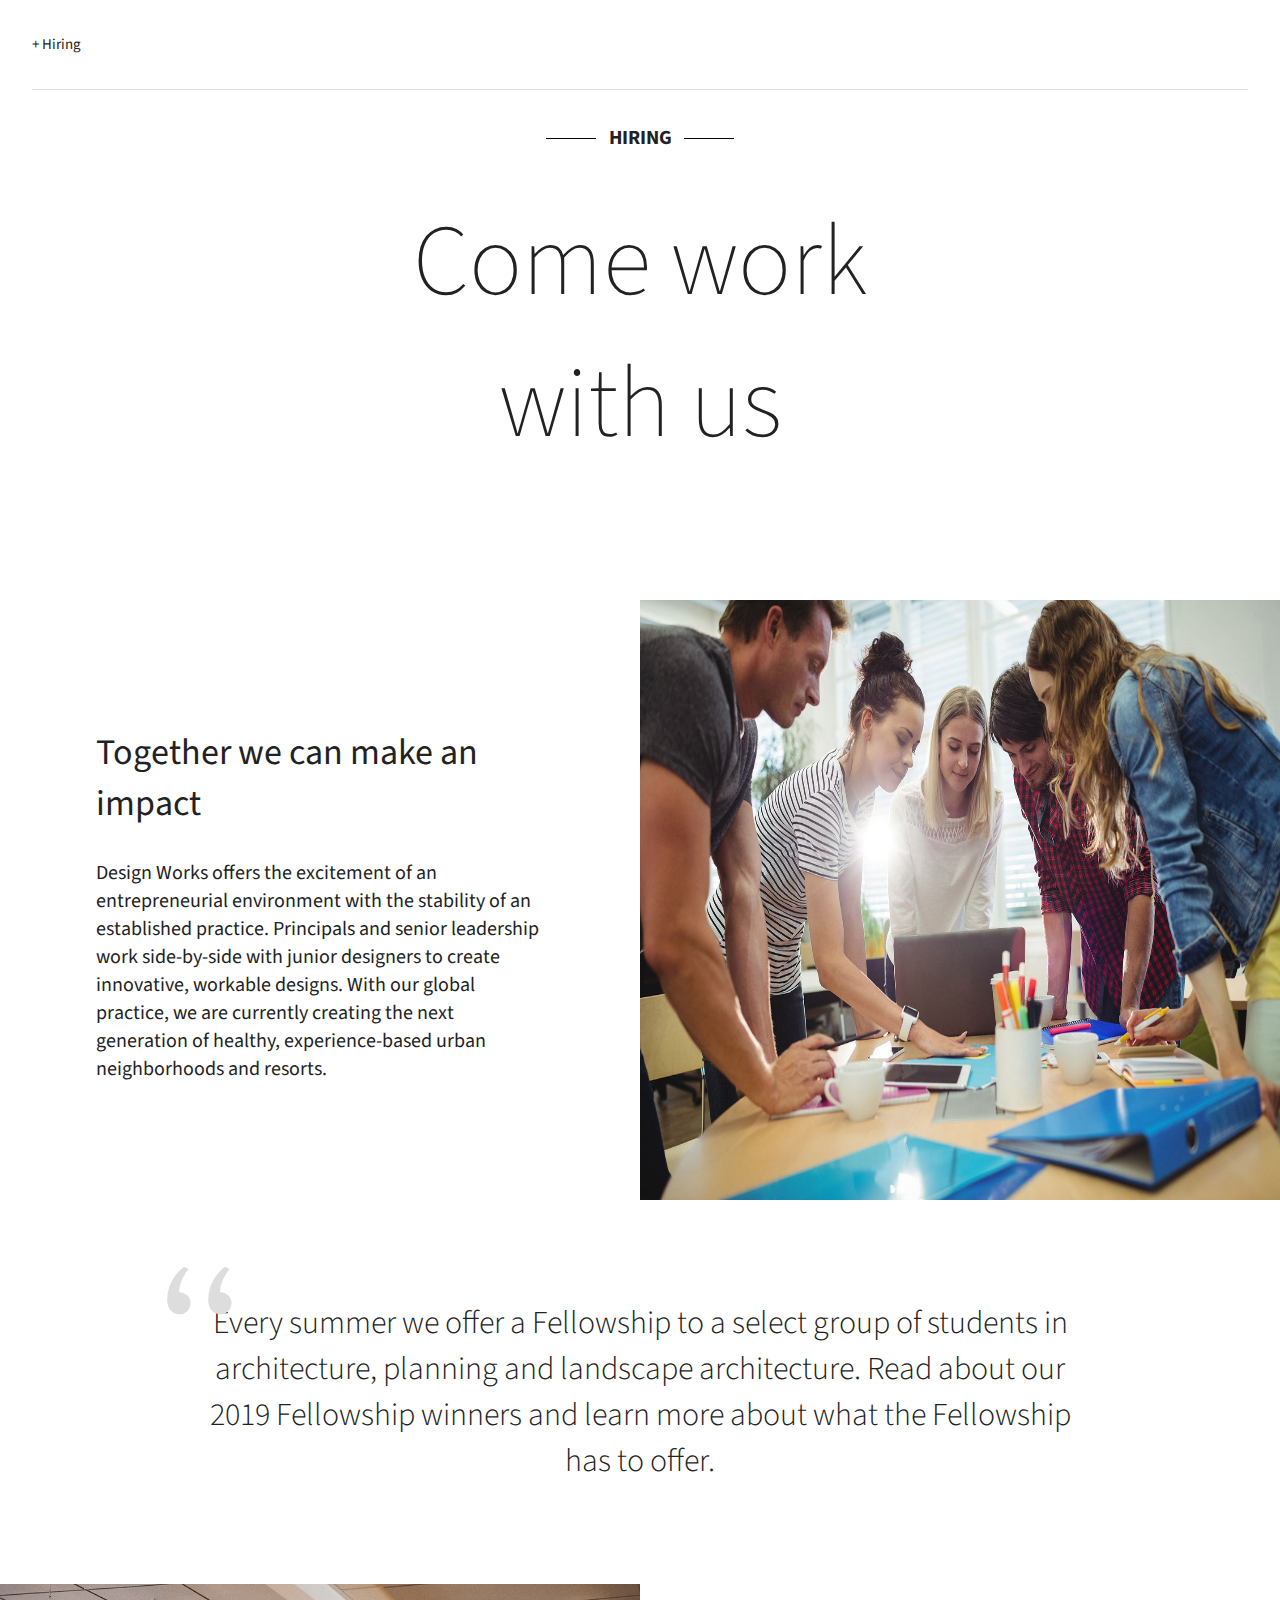
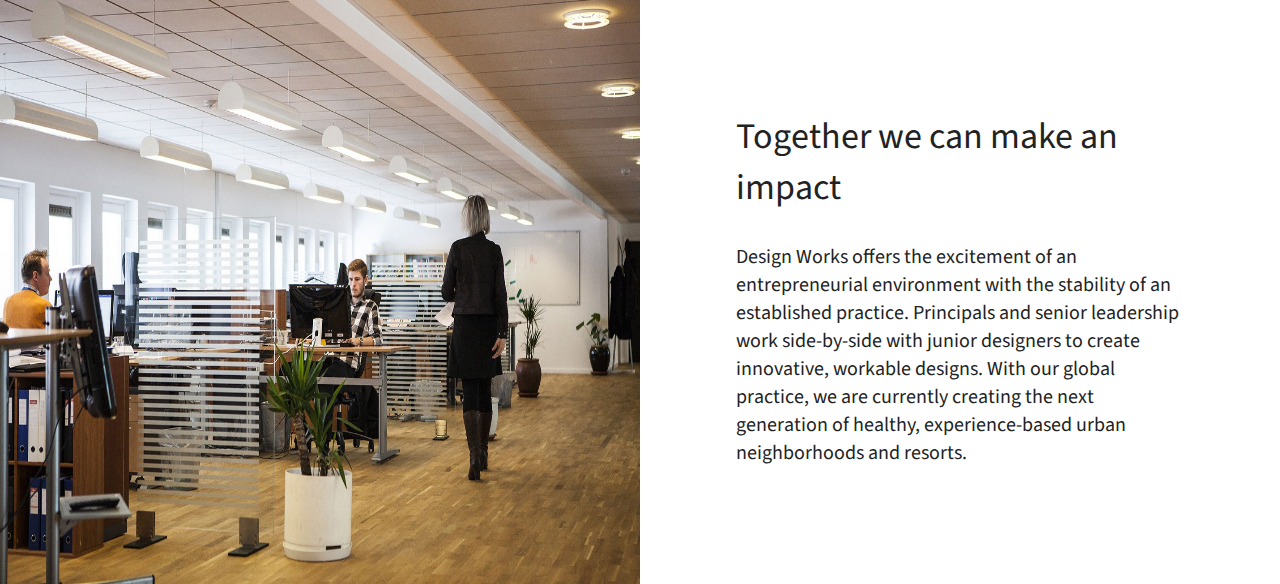
<file: hiring.html>
<!DOCTYPE html>
<html lang="ko">
  <head>
    <meta charset="UTF-8" />
    <meta http-equiv="X-UA-Compatible" content="IE=edge" />
    <meta name="viewport" content="width=device-width, initial-scale=1.0" />
    <title>Hiring : Design Works</title>
    <link rel="stylesheet" href="./style.css" />
    <link rel="stylesheet" href="responsive.css" />
  </head>
  <body>
    <div class="modal">
      <div class="header">
        <div class="header-inner">
          <div class="modal-display">+ Hiring</div>
        </div>
      </div>
      <div class="hiring-main">
        <div class="hiring-heading">
          <span>hiring</span>
          <h1>Come work with us</h1>
        </div>
      </div>
      <article class="hiring-info">
        <div class="center-parent">
          <div class="center-child">
            <h2>Together we can make an impact</h2>
            <p>
              Design Works offers the excitement of an entrepreneurial
              environment with the stability of an established practice.
              Principals and senior leadership work side-by-side with junior
              designers to create innovative, workable designs. With our global
              practice, we are currently creating the next generation of
              healthy, experience-based urban neighborhoods and resorts.
            </p>
          </div>
        </div>
        <div class="photo">
          <img src="./images/hiring-main-01-01.jpg" alt="" />
        </div>
      </article>
      <article class="hiring-slogan">
        <p>
          Every summer we offer a Fellowship to a select group of students in
          architecture, planning and landscape architecture. Read about our 2019
          Fellowship winners and learn more about what the Fellowship has to
          offer.
        </p>
      </article>
      <article class="hiring-info">
        <div class="photo">
          <img src="./images/hiring-main-01-02.jpg" alt="" />
        </div>
        <div class="center-parent">
          <div class="center-child">
            <h2>Together we can make an impact</h2>
            <p>
              Design Works offers the excitement of an entrepreneurial
              environment with the stability of an established practice.
              Principals and senior leadership work side-by-side with junior
              designers to create innovative, workable designs. With our global
              practice, we are currently creating the next generation of
              healthy, experience-based urban neighborhoods and resorts.
            </p>
          </div>
        </div>
      </article>
    </div>
  </body>
</html>
</file>
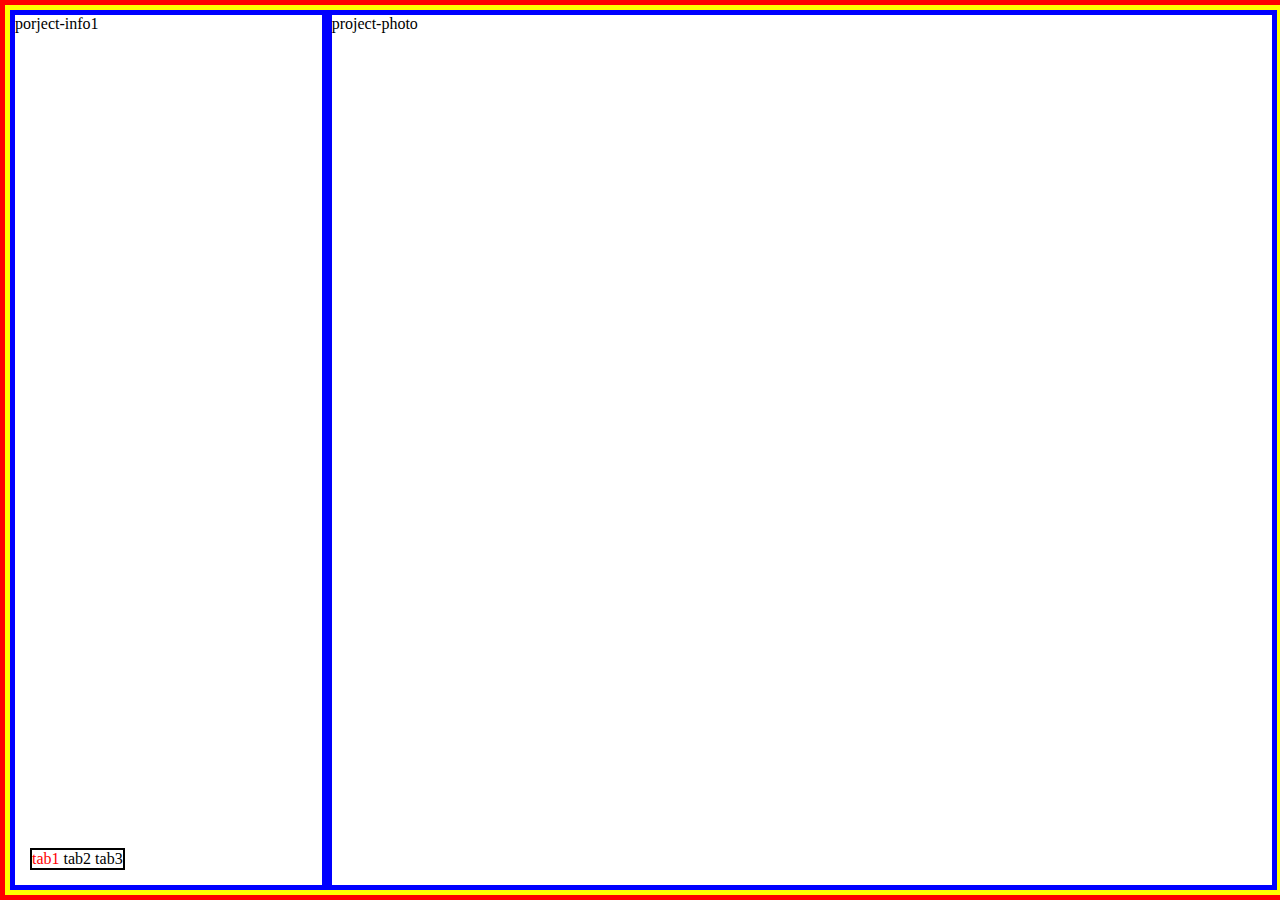
<file: projectfile.html>
<!DOCTYPE html>
<html lang="ko">
  <head>
    <meta charset="UTF-8" />
    <meta http-equiv="X-UA-Compatible" content="IE=edge" />
    <meta name="viewport" content="width=device-width, initial-scale=1.0" />
    <title>Prototype</title>
    <style>
      body {
        height: 100vh;
        margin: 0;
      }
      * {
        box-sizing: border-box;
      }
      /* #################### Section : project #################### */
      .project-inner {
        height: 100%;
        /* overflow: hidden; */
      }
      .tabs {
        border: 5px solid red;
        width: 300%;
        height: 100%;
        transition: 0.5s;
      }
      .tab {
        width: 33.33333333%;
        height: 100%;
        border: 5px solid yellow;
        float: left;
      }
      .tab > div {
        border: 5px solid blue;

        height: 100%;
        float: left;
      }
      .project-info {
        width: 25%;
      }
      .project-photo {
        width: 75%;
      }
      input[name=tabmenu] {
        display: none;
      }
      .btn {
        border: 2px solid black;
        position: absolute;
        left: 30px;
        bottom: 30px;
      }
      .btn label {
        cursor: pointer;
      }
      input[id=tab1]:checked ~ .btn > label[for=tab1] {
        color: red;
      }
      input[id=tab2]:checked ~ .btn > label[for=tab2] {
        color: red;
      }
      input[id=tab3]:checked ~ .btn > label[for=tab3] {
        color: red;
      }
      input[id=tab1]:checked ~ .tabs {
        margin-left: 0;
      }
      input[id=tab2]:checked ~ .tabs {
        margin-left: -100%;
      }
      input[id=tab3]:checked ~ .tabs {
        margin-left: -200%;
      }
    </style>
  </head>
  <body>
    <div class="project-inner">
      <input type="radio" name="tabmenu" id="tab1" checked />
      <input type="radio" name="tabmenu" id="tab2" />
      <input type="radio" name="tabmenu" id="tab3" />
      <div class="tabs">
        <div class="tab">
          <div class="project-info">porject-info1</div>
          <div class="project-photo">project-photo</div>
        </div>
        <div class="tab">
          <div class="project-info">porject-info2</div>
          <div class="project-photo">project-photo</div>
        </div>
        <div class="tab">
          <div class="project-info">porject-info3</div>
          <div class="project-photo">project-photo</div>
        </div>
      </div>
      <div class="btn">
        <label for="tab1">tab1</label>
        <label for="tab2">tab2</label>
        <label for="tab3">tab3</label>
      </div>
    </div>
  </body>
</html>
</file>
<file: style.css>
/* Google Web Font : Montserrat */
@import url("https://fonts.googleapis.com/css?family=Montserrat:200,300,400,500&display=swap");
@import url("https://fonts.googleapis.com/css?family=Manrope:300,400,500,600&display=swap");
@import url("https://fonts.googleapis.com/css2?family=Source+Sans+Pro:wght@200;300;400;600;700;900&display=swap");
@import url("https://fonts.googleapis.com/css2?family=Overpass&display=swap");

/* FontAwesome CDN 4.7 */
@import url("https://stackpath.bootstrapcdn.com/font-awesome/4.7.0/css/font-awesome.min.css");

/* Reset CSS */
* {
  box-sizing: border-box;
}

ul {
  list-style: none;
  padding: 0;
}
a {
  text-decoration: none;
}

/* Default CSS */
body {
  font-family: "Montserrat", sans-serif;
  color: #222;
  font-size: 15px;
  margin: 0;
  height: 100vh;
  background-color: #fff;
}

/* Entire Layout */
.cd-section {
  height: 100vh;
}
.cd-section > div {
  height: 100%;
  position: relative;
}
.content {
  background-color: #ddd;
  position: absolute;
  width: calc(100% - 40px);
  height: calc(100% - 80px);
  left: 20px;
  bottom: 20px;
  overflow: hidden;
}

/* Header */
header {
  position: fixed;
  width: 100%;
  top: 0;
  left: 0;
}
.gnb-inner {
  /* border: 1px solid #000; */
  width: calc(100% - 40px);
  margin: auto;
  height: 60px;
  line-height: 60px;
}
.logo {
  float: left;
}
.logo img {
  margin-top: 17px;
}
.gnb {
  float: right;
}
.menu {
  display: none;
}
.menu a {
}
.slogan {
  font-size: 16px;
  font-style: italic;
}
.trigger {
  display: none;
}

/* Hiring Button */
.btn-hiring {
  position: fixed;
  right: 50px;
  bottom: 50px;
  color: #fff;
  background-color: #000;
  padding: 10px 20px;
  border-radius: 20px;
  box-shadow: 5px 5px 20px rgba(0, 0, 0, 0.38);
  transition: 0.5s;
}
.btn-hiring .fas {
  transform: rotateY(180deg);
}
.btn-hiring:active {
  transform: scale(0);
}

/* #################### Section : project #################### */
.project-inner {
  height: 100%;
  overflow: hidden;
  background-color: #fff;
  border: 1px solid #ddd;
}
.tabs {
  width: 300%;
  height: 100%;
  transition: 0.5s;
}
.tab {
  width: 33.33333333%;
  height: 100%;
  float: left;
}
.tab > div {
  height: 100%;
  float: left;
}
.project-info {
  width: 25%;
}
.project-photo {
  width: 75%;
  overflow: hidden;
}
input[name="tabmenu"] {
  display: none;
}
.btn {
  position: absolute;
  left: 0;
  bottom: 30px;
  width: 25%;
  text-align: center;
}
.btn label {
  display: inline-block;
  cursor: pointer;
  width: 5px;
  height: 5px;
  background-color: #000;
  border-radius: 50%;
  margin: 8px;
  position: relative;
}
.btn label::before {
  content: "";
  display: inline-block;
  border: 1px solid transparent;
  width: 17px;
  height: 17px;
  border-radius: 50%;
  position: absolute;
  left: -6px;
  top: -6px;
  transition: 0.3s;
}
.btn label:hover::before {
  border: 1px solid #aaa;
}
input[id="tab1"]:checked ~ .btn label[for="tab1"]::before,
input[id="tab2"]:checked ~ .btn label[for="tab2"]::before,
input[id="tab3"]:checked ~ .btn label[for="tab3"]::before {
  border: 1px solid #aaa;
}
input[id="tab1"]:checked ~ .tabs {
  margin-left: 0;
}
input[id="tab2"]:checked ~ .tabs {
  margin-left: -100%;
}
input[id="tab3"]:checked ~ .tabs {
  margin-left: -200%;
}

/* Project info */
.project-info {
  padding: 50px;
  position: relative;
}
.project-info h3 {
  font-size: 20px;
  position: relative;
}
.project-info p {
  font-size: 16px;
  line-height: 1.6em;
}
.project-info ul {
  line-height: 2em;
  margin: 50px 0;
}
.project-info ul li {
}
.project-info ul li::before {
  content: "\f105";
  font-family: fontawesome;
  margin-right: 10px;
}
.detail {
  margin-bottom: 50px;
}
.detail div {
  display: inline-block;
  text-align: center;
  width: 32.5%;
  color: #999;
}
.detail div span {
  font-size: 36px;
  font-weight: bold;
  display: block;
  color: #000;
  margin-bottom: 10px;
}
.view-project {
  background-color: #3f3f3f;
  color: #fff;
  text-transform: uppercase;
  font-size: 13px;
  width: 250px;
  padding: 10px;
  text-align: center;
  display: inline-block;
  transition: 0.5s;
}
.view-project:hover {
  background-color: #000;
}
.view-project .fa {
  transition: 0.5s;
}
.view-project:hover .fa {
  margin-left: 30px;
}
.project-info::before {
  content: attr(data-text);
  font-size: 130px;
  color: #eee;
  position: absolute;
  top: -10px;
  left: 10px;
}

/* #################### Section : about #################### */
.home-inner {
  background-color: #fff;
  height: 100%;
}
.home-inner::before {
  content: "";
  background-color: #000;
  position: absolute;
  width: 0;
  height: 100%;
  top: 0;
  left: 0;
  animation: overlay 1s 2s ease-in-out;
  animation-fill-mode: both;
}
.welcome-text {
  font-family: "Source Sans Pro", sans-serif;
  font-weight: 300;
  position: absolute;
  font-size: 50px;
  top: 50%;
  left: 50%;
  text-align: center;
  transform: translate(-50%, -50%);
  line-height: 1.2em;
  margin: 0;
  animation: slideup 2s linear;
  animation-fill-mode: both;
}
.welcome-text span {
  display: block;
  font-size: 26px;
}
.welcome-text span .fa {
  color: crimson;
}
.opacity-image {
  background: url(./images/section-bg-01.jpg) no-repeat center center;
  background-size: cover;
  height: 100%;
  opacity: 0;
  animation: opacity-image 1s 2.5s ease-in both;
}
.home-heading {
  position: absolute;
  top: 50%;
  left: 200px;
  transform: translateY(-50%);
}
.home-heading span {
  display: block;
  font-size: 115px;
  color: #fff;
  font-weight: 600;
  width: 0;
  overflow: hidden;
  animation: reveal 1s 3s ease-in-out both;
}
.home-heading span:nth-child(1) {
  animation-delay: 3s;
}
.home-heading span:nth-child(2) {
  animation-delay: 3.2s;
}
.home-heading span:nth-child(3) {
  animation-delay: 3.4s;
}
@keyframes slideup {
  0% {
    opacity: 0;
    margin-top: 50px;
  }
  20% {
    opacity: 1;
    margin-top: 0;
  }
  80% {
    opacity: 1;
    margin-top: 0;
  }
  100% {
    opacity: 0;
  }
}
@keyframes overlay {
  0% {
    width: 0;
    left: 0;
  }
  50% {
    width: 100%;
    left: 0;
  }
  100% {
    width: 0;
    left: 100%;
  }
}
@keyframes opacity-image {
  0% {
    opacity: 0;
  }
  100% {
    opacity: 1;
  }
}
@keyframes reveal {
  0% {
    width: 0;
  }
  100% {
    width: 100%;
  }
}
/* #################### Section : about #################### */
.about-inner {
  background: url(./images/line-drawing.png) no-repeat right bottom;
  height: 100%;
  background-size: 50%;
  background-color: #0dace3;
}
.about-items {
  width: 60%;
  color: #fff;
  position: absolute;
  top: 50%;
  transform: translateY(-50%);
  margin-left: 100px;
}
.item {
  overflow: hidden;
  margin-bottom: 30px;
  cursor: pointer;
}
.item:hover h3 {
  color: #000;
  letter-spacing: 1px;
}
.item:hover img {
  filter: invert(0);
}
.item img {
  height: 120px;
  float: left;
  margin-right: 20px;
  filter: invert(1);
  transition: 0.5s;
}
.item h3 {
  font-size: 28px;
  font-weight: 500;
  margin: 0;
  transition: 0.5s;
  letter-spacing: -1px;
}
.item span {
}
.item p {
  font-size: 18px;
  overflow: hidden;
}
/* #################### Section : plan #################### */
.plan-inner {
  background-color: #1d1b24;
  height: 100%;
}
.plan-feature {
  width: 80%;
  position: absolute;
  top: 50%;
  left: 50%;
  transform: translate(-50%, -50%);
}
.plan-feature > div {
  height: 300px;
  color: #bbb;
}
.plan-info {
}
.plan-info div {
  float: left;
}
.plan-heading {
  width: 70%;
  padding-right: 50px;
}
.plan-heading h2,
.history-info h2 {
  color: #fff;
  margin: 0;
}
.plan-heading p {
  font-size: 16px;
  line-height: 1.6em;
}
.plan-photo {
  width: 30%;
}
.plan-photo img {
  height: 265px;
}
.plan-heading hr.bar,
.history-info hr.bar {
  display: inline-block;
  background-color: dodgerblue;
}
.history-info {
}
.history-slider {
}
.history-slider div h4 {
  color: #fff;
  font-size: 20px;
  font-weight: normal;
  margin: 0;
  line-height: 1.5em;
}
.history-slider div h4 span {
  color: dodgerblue;
}
.history-slider div p {
  font-size: 16px;
  line-height: 1.5em;
}
/* Slick.js Custom CSS */
.history-slider .slick-arrow {
  display: none !important;
}
.history-slider .slick-dots li button:before {
  color: #fff;
  font-size: 40px;
}
.history-slider .slick-dots li {
  margin: 0;
}

/* #################### Section : awards winner #################### */
.awards-inner {
  height: 100%;
  border: 1px solid #ddd;
}
.awards-inner > div {
  float: left;
  width: 50%;
  height: 100%;
  position: relative;
}
.about-awards {
  background-color: #1a1f24;
  color: #fff;
}
.about-heading {
  position: absolute;
  top: 50%;
  left: 50%;
  transform: translate(-50%, -50%);
  text-align: center;
  width: 70%;
}
.victory-jump {
  background-color: #fff;
}
.victory-jump img {
  position: absolute;
  left: 50%;
  top: 50%;
  transform: translate(-50%, -50%);
  width: 80%;
}
.about-heading h2 {
  margin: 0;
}
hr.bar {
  width: 50px;
  height: 4px;
  border: none;
  background-color: crimson;
  margin: 30px auto;
}
.about-heading p {
  color: #999;
  font-size: 17px;
  line-height: 1.5em;
}
.view-awards {
  color: #bbb;
  border: 1px solid #bbb;
  padding: 5px 15px;
  border-radius: 20px;
  transition: 0.5s;
  display: inline-block;
  margin-top: 20px;
}
.view-awards:hover {
  background-color: #31c0ce;
  color: #fff;
  border-color: transparent;
}

/* #################### Section : location #################### */
.location-inner {
  background: url(./images/background-location.jpg) no-repeat center center;
  height: 100%;
}
.location-inner::before {
  content: "";
  background-color: rgba(0, 0, 0, 0.85);
  width: 100%;
  height: 100%;
  position: absolute;
}
.feature {
  width: 70%;
  position: absolute;
  left: 50%;
  top: 50%;
  transform: translate(-50%, -50%);
  color: #bbb;
}
.feature > div {
  float: left;
}
.office {
  width: 60%;
  padding-right: 40px;
}
.service {
  width: 40%;
}
.office b {
  font-weight: normal;
}
.office h2 {
  color: #1db1f0;
  font-weight: 500;
  margin: 0;
  margin-top: 5px;
}
.office p {
  font-size: 16px;
  line-height: 1.5em;
}
.office span {
  color: #fff;
}
.customer {
  margin-top: 40px;
}
.service-item {
  margin-bottom: 40px;
}
.service-item .fa {
  color: #1db1f0;
  font-size: 40px;
}
.service-item h3 {
  color: #fff;
  font-size: 22px;
  margin: 0;
}

/* #################### Section : contact #################### */
.contact-inner {
  background-color: #fff;
  height: 100%;
  border: 1px solid #ddd;
}
.contact-feacture {
  width: 70%;
  position: absolute;
  top: 50%;
  left: 50%;
  transform: translate(-50%, -50%);
}
.contact-feacture > div {
  width: 50%;
  float: left;
  padding: 20px;
}
.contact-form {
}
.contact-form h3 {
  font-size: 30px;
  font-weight: normal;
  margin: 0;
}
.send-box {
}
.send-box label {
  display: block;
  font-weight: bold;
  font-size: 16px;
  margin: 10px 0;
  margin-top: 20px;
}
.send-box label span {
  color: crimson;
  font-weight: normal;
}
.send-box input[type="email"],
.send-box input[type="text"],
.send-box textarea {
  border: 1px solid #ccc;
  padding: 10px;
  border-radius: 3px;
  outline: none;
  width: 100%;
  transition: 0.5s;
}
.send-box input[type="email"]:hover,
.send-box input[type="text"]:hover,
.send-box textarea:hover {
  border: 1px solid #0088cc;
  box-shadow: 0 0 5px #0088cc;
}
.send-box input[type="email"]:focus,
.send-box input[type="text"]:focus,
.send-box textarea:focus {
  background-color: #eee;
}

.send-box button {
  background-color: #0088cc;
  color: #fff;
  text-transform: uppercase;
  padding: 12px 20px;
  border: none;
  border-radius: 3px;
  cursor: pointer;
  transition: 0.5s;
  margin-top: 10px;
}
.send-box button:hover {
  background-color: #000;
}
.contact-info {
}
.contact-info h4 {
  font-weight: normal;
  font-size: 20px;
  margin: 0;
  margin-top: 20px;
}
.contact-info h4 b {
}
.contact-info ul li {
  line-height: 2em;
}
.contact-info ul li:last-child {
  color: #0088cc;
}

.contact-inpo p {
  line-height: 1.5em;
}

/* #################### SubPage : Hiring #################### */
.modal {
  font-family: "Source Sans Pro", sans-serif;
}
.header {
  position: fixed;
  width: 100%;
  background-color: #fff;
  z-index: 100;
}
.header-inner {
  border-bottom: 1px solid #ddd;
  width: 95%;
  margin: auto;
  height: 90px;
  line-height: 90px;
}
.header-display {
  font-size: 16px;
}
.hiring-main {
  height: 600px;
  position: relative;
}
.hiring-heading {
  position: absolute;
  left: 50%;
  top: 50%;
  transform: translate(-50%, -50%);
  text-align: center;
}
.hiring-heading span {
  text-transform: uppercase;
  font-weight: bold;
  font-size: 20px;
  position: relative;
}
.hiring-heading span::before,
.hiring-heading span::after {
  content: "";
  height: 1px;
  background-color: #000;
  position: absolute;
  width: 50px;
  top: 50%;
}
.hiring-heading span::before {
  right: 120%;
}
.hiring-heading span::after {
  left: 120%;
}
.hiring-heading h1 {
  font-size: 100px;
  font-weight: 200;
  margin: 0;
  margin-top: 40px;
}

.hiring-info {
  overflow: hidden;
}
.hiring-info > div {
  width: 50%;
  height: 600px;
  float: left;
}
.center-parent {
  position: relative;
}
.center-child {
  position: absolute;
  top: 50%;
  left: 50%;
  transform: translate(-50%, -50%);
  width: 70%;
}
.center-child h2 {
  font-size: 36px;
  font-weight: normal;
}
.center-child p {
  font-size: 20px;
}
.photo {
}
.photo img {
  width: 100%;
  height: 100%;
}
.hiring-slogan {
  padding: 100px 0;
}
.hiring-slogan p {
  font-size: 32px;
  font-weight: 300;
  text-align: center;
  width: 70%;
  margin: auto;
  position: relative;
}
.hiring-slogan p::before {
  content: ",,";
  font-family: "Overpass", sans-serif;
  font-size: 200px;
  position: absolute;
  color: #ddd;
  transform: rotate(180deg);
  top: -82px;
  left: -35px;
}
</file>
<file: responsive.css>
/* PC VERSION */
/* @media (min-width : 1024px) {
  
} */

@media (max-width: 768px) {
  /* html {
    scroll-behavior: smooth;    -> 스크롤시 smooth 하게 해주는 요소 ie에서는 작동이 안됨
  } */
  /* Entire Layout */
  .cd-section {
    height: auto;
  }
  .cd-section > div {
    height: auto;
  }
  .content {
    position: static;
    width: 100%;
    height: 100%;
  }
  /* Header */
  header {
    transition: 0.5s;
    z-index: 100;
  }
  header.active {
    background-color: #fff;
    border-bottom: 1px solid #eee;
  }
  .menu {
    display: block;
  }
  .slogan {
    display: none;
  }

  .gnb {
    background-color: #fff;
    position: fixed;
    top: 0;
    right: -270px;
    width: 250px;
    height: 100vh;
    box-shadow: -5px 0 10px rgba(0, 0, 0, 0.1);
    transition: 0.5s;
  }
  .gnb.active {
    right: 0;
  }
  .menu {
    line-height: 40px;
    margin-top: 60px;
  }
  .menu a {
    display: block;
    padding-right: 20px;
    text-align: right;
    color: #000;
    font-size: 20px;
  }

  /* Trigger */
  .trigger {
    display: block;
    width: 24px;
    height: 14px;
    position: absolute;
    right: 20px;
    top: 20px;
  }
  .trigger span {
    position: absolute;
    height: 1px;
    width: 100%;
    background-color: #000;
    transition: 0.5s;
  }
  .trigger span:nth-child(1) {
    top: 0;
  }
  .trigger span:nth-child(2) {
    top: 50%;
    width: 80%;
  }
  .trigger span:nth-child(3) {
    top: 100%;
  }
  .trigger.active span:nth-child(1) {
    top: 50%;
    transform: rotate(45deg);
  }
  .trigger.active span:nth-child(2) {
    top: 50%;
    width: 80%;
    opacity: 0;
  }
  .trigger.active span:nth-child(3) {
    top: 50%;
    transform: rotate(-45deg);
  }

  /* Gototop */
  .gototop {
    position: fixed;
    left: 20px;
    bottom: 20px;
    border: 1px solid #fff;
    width: 40px;
    height: 40px;
    border-radius: 50%;
    text-align: center;
    line-height: 50px;
    transform: translateY(30px);
    opacity: 0;
    transition: 0.5s;
  }
  .gototop.active {
    opacity: 1;
    transform: translateY(0);
  }
  .btn-hiring {
    bottom: 20px;
    right: 20px;
  }
  
}
</file>
